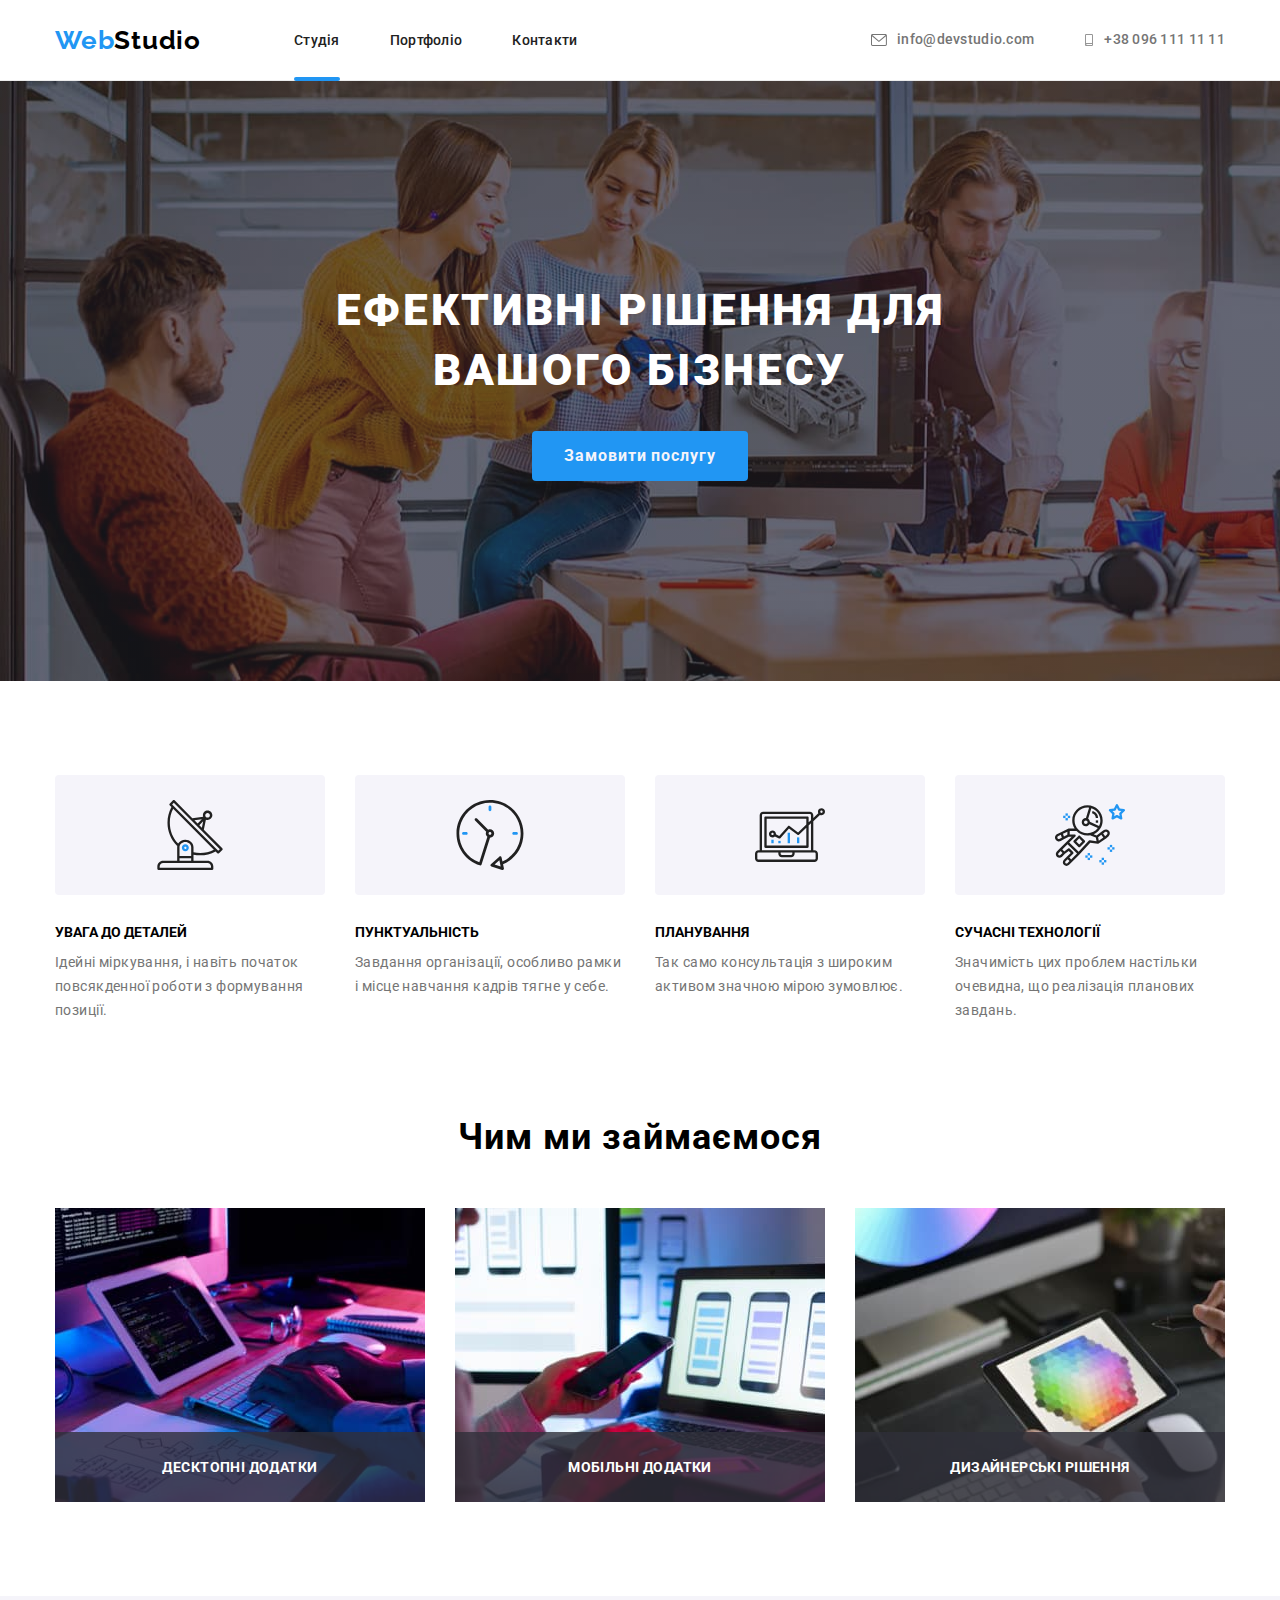
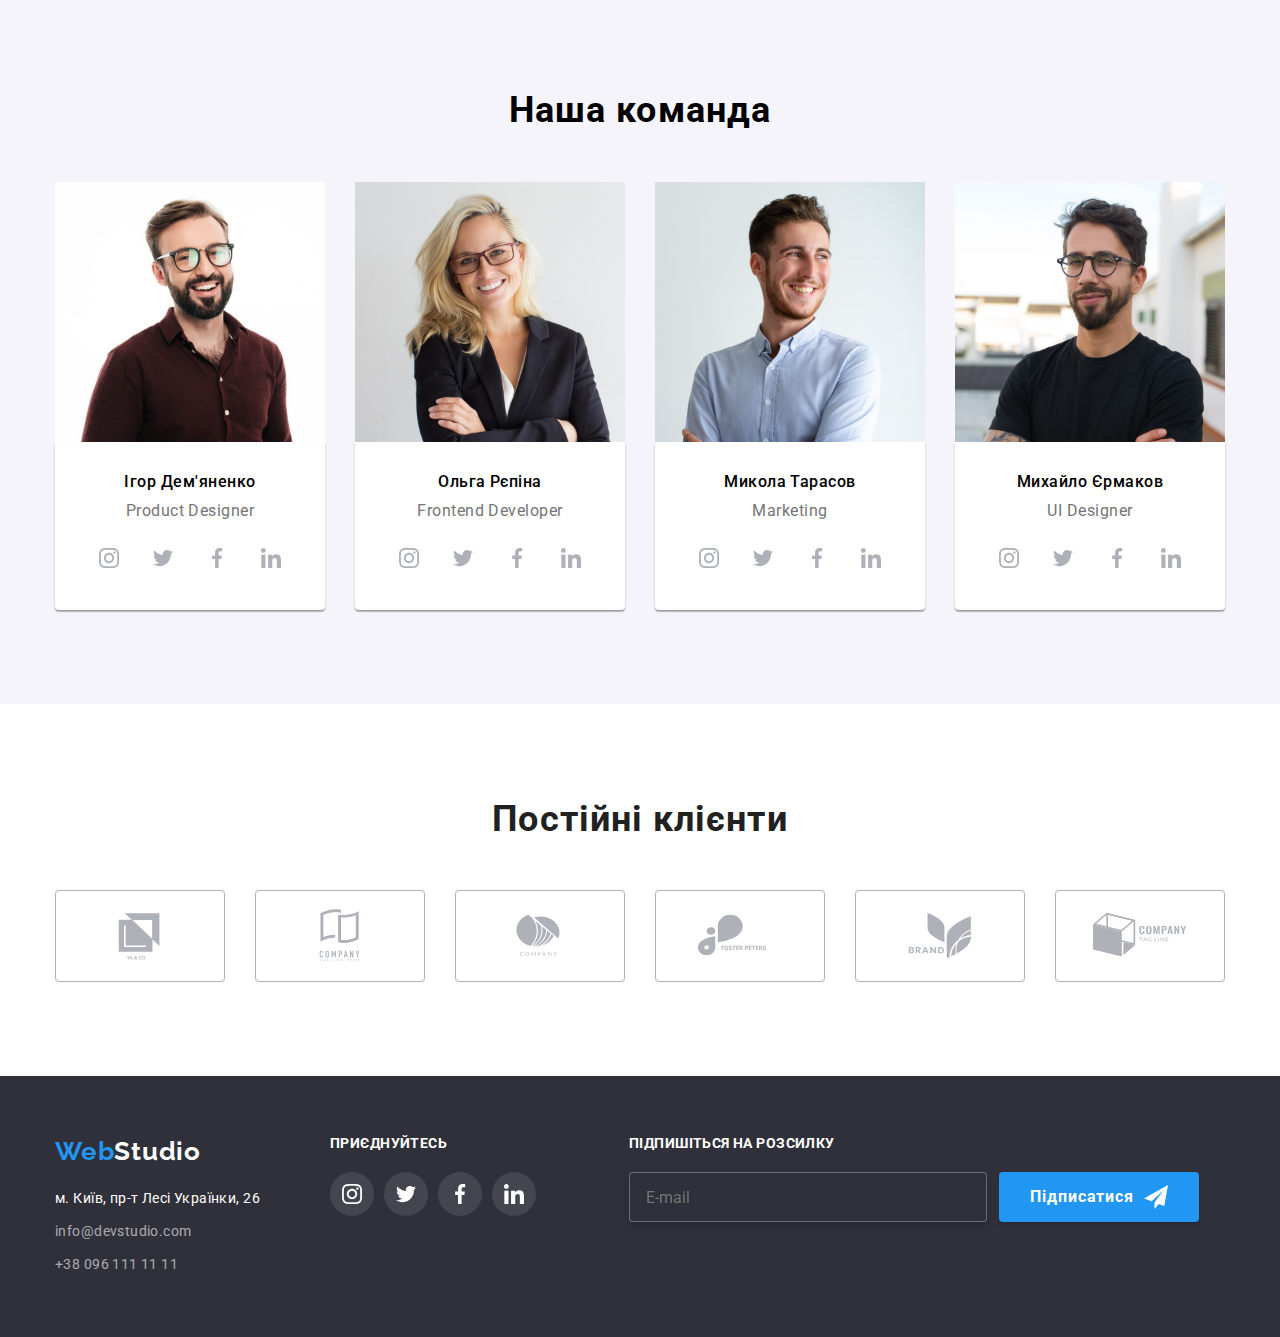
<file: index.html>
<!DOCTYPE html>
<html lang="en">
  <head>
    <meta charset="UTF-8" />
    <meta http-equiv="X-UA-Compatible" content="IE=edge" />
    <meta name="viewport" content="width=device-width, initial-scale=1.0" />
    <title>WebStudio</title>
    <link
      
      href="https://cdnjs.cloudflare.com/ajax/libs/modern-normalize/1.1.0/modern-normalize.min.css"
       rel="stylesheet"
      />
    <!-- <link
      href="https://fonts.googleapis.com/css2?family=Playfair+Display&family=Raleway:wght@700&family=Roboto:wght@400;500;700;900&display=swap"
      rel="stylesheet"
    /> -->
    <link rel="stylesheet" href="./css/main.min.css">
  
  </head>
  <body>
    <!-- шапка -->
    <header class="header">
      <div class="container">
        <nav class="nav">
          <a href="/" class="logo"
            ><span class="logo__color">Web</span>Studio
          </a>
          <ul class="nav__list">
            <li class="nav__item">
              <a href="./index.html" class="nav__link nav__link-active">Студія</a>
            </li>
            <li class="nav__item">
              <a href="./peges/portfolio.html" class="nav__link">Портфоліо</a>
            </li>
            <li class="nav__item">
              <a href="#contacts" class="nav__link">Контакти</a>
            </li>
          </ul>
        </nav>
        <ul class="contacts">
          <li class="contacts__item">
            <a href="mailto:info@devstudio.com" class="contacts__link">
              <svg class="contacts__icon" width="16" height="12">
                <use href="./images/symbol-defs.svg#icon-envelope"></use>
              </svg>
              <span class="contacts__text">info@devstudio.com</span>
            </a>
          </li>
          <li class="contacts__item">
            <a href="tel:+380961111111" class="contacts__link">
              <svg class="contacts__icon" width="10" height="12">
                <use href="./images/symbol-defs.svg#icon-smartphone"></use>
              </svg>
              <span class="contacts__text">+38 096 111 11 11</span>
            </a>
          </li>
        </ul>
      </div>
    </header>
    <!-- основной контент -->
    <main>
      <!-- секция герой -->
      <section class="hero">
        <div class="container">
          <h1 class="hero__title">Ефективні рішення для вашого бізнесу</h1>
          <button type="button" class="hero__button" data-modal-open>
            Замовити послугу
          </button>
        </div>
      </section>
      <!-- почему мы -->
      <section class="benefits">
        <div class="container">
          <h2 class="benefits__uptitle visually-hidden">Почему мы</h2>
          <ul class="benefits__list">
            <li class="benefits__item">
              <div class="benefits__icon">
                <svg class="icon__antenna" width="70" height="70">
                  <use href="./images/symbol-defs.svg#icon-antenna"></use>
                </svg>
              </div>
              <h3 class="benefits__title">УВАГА ДО ДЕТАЛЕЙ</h3>
              <p class="benefits__description">
                Ідейні міркування, і навіть початок повсякденної роботи з
                формування позиції.
              </p>
            </li>
            <li class="benefits__item">
              <div class="benefits__icon">
                <svg class="icon__clock" width="70" height="70">
                  <use href="./images/symbol-defs.svg#icon-clock"></use>
                </svg>
              </div>
              <h3 class="benefits__title">ПУНКТУАЛЬНІСТЬ</h3>
              <p class="benefits__description">
                Завдання організації, особливо рамки і місце навчання кадрів
                тягне у себе.
              </p>
            </li>
            <li class="benefits__item">
              <div class="benefits__icon">
                <svg class="icon__diagram" width="70" height="70">
                  <use href="./images/symbol-defs.svg#icon-diagram"></use>
                </svg>
              </div>
              <h3 class="benefits__title">ПЛАНУВАННЯ</h3>
              <p class="benefits__description">
                Так само консультація з широким активом значною мірою зумовлює.
              </p>
            </li>
            <li class="benefits__item">
              <div class="benefits__icon">
                <svg class="icon__astronaut" width="70" height="70">
                  <use href="./images/symbol-defs.svg#icon-astronaut"></use>
                </svg>
              </div>
              <h3 class="benefits__title">СУЧАСНІ ТЕХНОЛОГІЇ</h3>
              <p class="benefits__description">
                Значимість цих проблем настільки очевидна, що реалізація
                планових завдань.
              </p>
            </li>
          </ul>
        </div>
      </section>
      <!-- чем мы занимаемся -->
      <section class="work">
        <div class="container">
          <h2 class="work__title">Чим ми займаємося</h2>
          <ul class="work__list">
            <li class="work__item">
              <div class="work__text__posicion">
                <h3 class="work__text">Десктопні додатки</h3>
              </div>
              <img
                src="./images/tablet.jpg"
                alt="планшетные решения"
                width="370"
              />
            </li>
            <li class="work__item">
              <div class="work__text__posicion">
                <h3 class="work__text">Мобільні додатки</h3>
              </div>
              <img
                src="./images/mobile.jpg"
                alt="мобильные решения"
                width="370"
              />
            </li>
            <li class="work__item">
              <div class="work__text__posicion">
                <h3 class="work__text">Дизайнерські рішення</h3>
              </div>
              <img
                src="./images/design.jpg"
                alt="дизайнерские решения"
                width="370"
              />
            </li>
          </ul>
        </div>
      </section>
      <!-- наша команда -->
      <section class="team">
        <div class="container">
          <h2 class="team__title">Наша команда</h2>
          <ul class="team__list">
            <li class="team__item">
              <img
                src="./images/product-designer.jpg"
                alt="product-designer"
                width="270"
              />
              <div class="team__card">
                <h3 class="team__name">Ігор Дем'яненко</h3>
                <p class="team__function">Product Designer</p>
                <ul class="social">
                  <li class="social__item">
                    <a href="#" class="social__link">
                      <svg class="social__icon" width="20" height="20">
                        <use
                          href="./images/symbol-defs.svg#icon-instagram"
                        ></use>
                      </svg>
                    </a>
                  </li>
                  <li class="social__item">
                    <a href="#" class="social__link">
                      <svg class="social__icon" width="20" height="20">
                        <use href="./images/symbol-defs.svg#icon-twitter"></use>
                      </svg>
                    </a>
                  </li>
                  <li class="social__item">
                    <a href="#" class="social__link">
                      <svg class="social__icon" width="20" height="20">
                        <use
                          href="./images/symbol-defs.svg#icon-facebook"
                        ></use>
                      </svg>
                    </a>
                  </li>
                  <li class="social__item">
                    <a href="#" class="social__link">
                      <svg class="social__icon" width="20" height="20">
                        <use
                          href="./images/symbol-defs.svg#icon-linkedin"
                        ></use>
                      </svg>
                    </a>
                  </li>
                </ul>
              </div>
            </li>
            <li class="team__item">
              <img
                src="./images/frontend-developer.jpg"
                alt="frontend-developer"
                width="270"
              />
              <div class="team__card">
                <h3 class="team__name">Ольга Рєпіна</h3>
                <p class="team__function">Frontend Developer</p>
                <ul class="social">
                  <li class="social__item">
                    <a href="#" class="social__link"
                      ><svg class="social__icon" width="20" height="20">
                        <use
                          href="./images/symbol-defs.svg#icon-instagram"
                        ></use>
                      </svg>
                    </a>
                  </li>
                  <li class="social__item">
                    <a href="#" class="social__link"
                      ><svg class="social__icon" width="20" height="20">
                        <use href="./images/symbol-defs.svg#icon-twitter"></use>
                      </svg>
                    </a>
                  </li>
                  <li class="social__item">
                    <a href="#" class="social__link"
                      ><svg class="social__icon" width="20" height="20">
                        <use
                          href="./images/symbol-defs.svg#icon-facebook"
                        ></use>
                      </svg>
                    </a>
                  </li>
                  <li class="social__item">
                    <a href="#" class="social__link"
                      ><svg class="social__icon" width="20" height="20">
                        <use
                          href="./images/symbol-defs.svg#icon-linkedin"
                        ></use>
                      </svg>
                    </a>
                  </li>
                </ul>
              </div>
            </li>
            <li class="team__item">
              <img src="./images/marketing.jpg" alt="marketing" width="270" />
              <div class="team__card">
                <h3 class="team__name">Микола Тарасов</h3>
                <p class="team__function">Marketing</p>
                <ul class="social">
                  <li class="social__item">
                    <a href="#" class="social__link"
                      ><svg class="social__icon" width="20" height="20">
                        <use
                          href="./images/symbol-defs.svg#icon-instagram"
                        ></use>
                      </svg>
                    </a>
                  </li>
                  <li class="social__item">
                    <a href="#" class="social__link"
                      ><svg class="social__icon" width="20" height="20">
                        <use href="./images/symbol-defs.svg#icon-twitter"></use>
                      </svg>
                    </a>
                  </li>
                  <li class="social__item">
                    <a href="#" class="social__link"
                      ><svg class="social__icon" width="20" height="20">
                        <use
                          href="./images/symbol-defs.svg#icon-facebook"
                        ></use>
                      </svg>
                    </a>
                  </li>
                  <li class="social__item">
                    <a href="#" class="social__link"
                      ><svg class="social__icon" width="20" height="20">
                        <use
                          href="./images/symbol-defs.svg#icon-linkedin"
                        ></use>
                      </svg>
                    </a>
                  </li>
                </ul>
              </div>
            </li>
            <li class="team__item">
              <img
                src="./images/ui-designer.jpg"
                alt="ui-designer"
                width="270"
              />
              <div class="team__card">
                <h3 class="team__name">Михайло Єрмаков</h3>
                <p class="team__function">UI Designer</p>
                <ul class="social">
                  <li class="social__item">
                    <a href="#" class="social__link"
                      ><svg class="social__icon" width="20" height="20">
                        <use
                          href="./images/symbol-defs.svg#icon-instagram"
                        ></use>
                      </svg>
                    </a>
                  </li>
                  <li class="social__item">
                    <a href="#" class="social__link"
                      ><svg class="social__icon" width="20" height="20">
                        <use href="./images/symbol-defs.svg#icon-twitter"></use>
                      </svg>
                    </a>
                  </li>
                  <li class="social__item">
                    <a href="#" class="social__link"
                      ><svg class="social__icon" width="20" height="20">
                        <use
                          href="./images/symbol-defs.svg#icon-facebook"
                        ></use>
                      </svg>
                    </a>
                  </li>
                  <li class="social__item">
                    <a href="#" class="social__link"
                      ><svg class="social__icon" width="20" height="20">
                        <use
                          href="./images/symbol-defs.svg#icon-linkedin"
                        ></use>
                      </svg>
                    </a>
                  </li>
                </ul>
              </div>
            </li>
          </ul>
        </div>

        <!-- наши клиенты -->
      </section>
      <section class="clients">
        <div class="container">
          <h2 class="clients__title">Постійні клієнти</h2>
          <ul class="clients__list">
            <li class="clients__item">
              <a href="#" class="clients__link">
                <svg class="clients__icon">
                  <use href="./images/symbol-defs.svg#icon-Logo1"></use>
                </svg>
              </a>
            </li>
            <li class="clients__item">
              <a href="#" class="clients__link">
                <svg class="clients__icon">
                  <use href="./images/symbol-defs.svg#icon-Logo2"></use>
                </svg>
              </a>
            </li>
            <li class="clients__item">
              <a href="#" class="clients__link">
                <svg class="clients__icon">
                  <use href="./images/symbol-defs.svg#icon-Logo3"></use>
                </svg>
              </a>
            </li>
            <li class="clients__item">
              <a href="#" class="clients__link">
                <svg class="clients__icon">
                  <use href="./images/symbol-defs.svg#icon-Logo4"></use>
                </svg>
              </a>
            </li>
            <li class="clients__item">
              <a href="#" class="clients__link">
                <svg class="clients__icon">
                  <use href="./images/symbol-defs.svg#icon-Logo5"></use>
                </svg>
              </a>
            </li>
            <li class="clients__item">
              <a href="#" class="clients__link">
                <svg class="clients__icon">
                  <use href="./images/symbol-defs.svg#icon-Logo6"></use>
                </svg>
              </a>
            </li>
          </ul>
        </div>
      </section>
    </main>
    <!-- подвал -->
    <footer>
      <div class="container">
        <div>
          <a href="/" class="logo__footer"
            ><span class="web__color">Web</span>Studio
          </a>
          <address class="footer-nav">
            <a
              href="https://www.google.com/maps/place/%D0%B1%D1%83%D0%BB.+%D0%9B%D0%B5%D1%81%D0%B8+%D0%A3%D0%BA%D1%80%D0%B0%D0%B8%D0%BD%D0%BA%D0%B8,+26,+%D0%9A%D0%B8%D0%B5%D0%B2,+02000/@50.4265807,30.5383858,17z/data=!3m1!4b1!4m5!3m4!1s0x40d4cf0e033ecbe9:0x57a4dffefec77da0!8m2!3d50.4265807!4d30.5383858"
              target="_blank"
              rel="noopener noreferrer"
              class="footer-nav__address"
              >м. Київ, пр-т Лесі Українки, 26
            </a>

            <ul id="contacts">
              <li class="footer-nav__mailto">
                <a href="mailto:info@devstudio.com" class="footer-nav__contact"
                  >info@devstudio.com</a
                >
              </li>
              <li class="footer-nav-mailto">
                <a href="tel:+380961111111" class="footer-nav__contact"
                  >+38 096 111 11 11</a
                >
              </li>
            </ul>
          </address>
        </div>
        <div class="socials">
          <h3 class="socials__title">приєднуйтесь</h3>
          <ul class="socials__list">
            <li class="socials__item">
              <a href="#" class="socials__link"
                ><svg class="socials__icon" width="20" height="20">
                  <use href="./images/symbol-defs.svg#icon-instagram"></use>
                </svg>
              </a>
            </li>
            <li class="socials__item">
              <a href="#" class="socials__link"
                ><svg class="socials__icon" width="20" height="20">
                  <use href="./images/symbol-defs.svg#icon-twitter"></use>
                </svg>
              </a>
            </li>
            <li class="socials__item">
              <a href="#" class="socials__link"
                ><svg class="socials__icon" width="20" height="20">
                  <use href="./images/symbol-defs.svg#icon-facebook"></use>
                </svg>
              </a>
            </li>
            <li class="socials__item">
              <a href="#" class="socials__link"
                ><svg class="socials__icon" width="20" height="20">
                  <use href="./images/symbol-defs.svg#icon-linkedin"></use>
                </svg>
              </a>
            </li>
          </ul>
        </div>
        <div class="form">
          <h3 class="form__title">Підпишіться на розсилку</h3>
          <form class="form__block">
            <input class="form__input" type="text" placeholder="E-mail">
            <button class="form__button" type="submit">Підписатися 
              <svg class="form__send">
                <use href="./images/symbol-defs.svg#footer-send">
                </use>
              </svg>
            </button>
          </form>
        </div>
      </div>
    </footer>

    <!-- модальное окно -->
    <div class="backdrop is-hidden" data-modal>
      <div class="modal">
        <p class="modal__description">Залиште свої дані, ми вам передзвонимо</p>
        <form class="modal__form">
          <div class="modal__field">
            <label class="modal__obiect" for="user-name">Ім'я</label>
            <input
              class="modal__input"
              type="text"
              name="user-name"
              id="user-name"
            />
            <svg class="modal__icon" width="18" height="18">
                    <use href="./images/symbol-defs.svg#modal-user">
                    </use>
                  </svg>
          </div>

          <div class="modal__field">
            <label class="modal__obiect" for="tel">Телефон</label>
            <input class="modal__input" type="tel" name="tel" id="tel" />
            <svg class="modal__icon" width="18" height="18">
                    <use href="./images/symbol-defs.svg#modal-tel">
                    </use>
                  </svg>
          </div>

          <div class="modal__field">
            <label class="modal__obiect" for="email">Пошта</label>
            <input class="modal__input" type="text" name="email" id="email" />
            <svg class="modal__icon" width="18" height="18">
                    <use href="./images/symbol-defs.svg#modal-email">
                    </use>
                  </svg>
          </div>
          <label class="modal__obiect"for="coment">Коментар</label>
          <textarea 
            class="modal__textarea"
            name="feedback"
            placeholder="Введіть текст" id="coment"
          ></textarea>
          <div class="modal__agreement">
            <label class="modal__label" for="user-check"> 
               <input class="modal__checkbox visually-hidden "  type="checkbox" name="user-check" id="user-check"/>
               <span class="modal__check">  
                  <svg class="modal__ico" width="11" height="8">
                   <use href="./images/symbol-defs.svg#modal-check"></use>
                  </svg>
                </span>
              <span> Погоджуюся з розсилкою та приймаю
              </span>
            </label>
            <a class="modal__text" href="#">Умови договору</a>
          </div>
          <button class="modal__button" type="submit">Отправить</button>
        </form>
        <button class="modal__close" data-modal-close>
          <svg class="modal__close-icon" width="18" height="18">
            <use href="./images/symbol-defs.svg#icon-close"></use>
          </svg>
        </button>
      </div>
    </div>
    <script src="./js/modal.js"></script>
  </body>
</html>
</file>
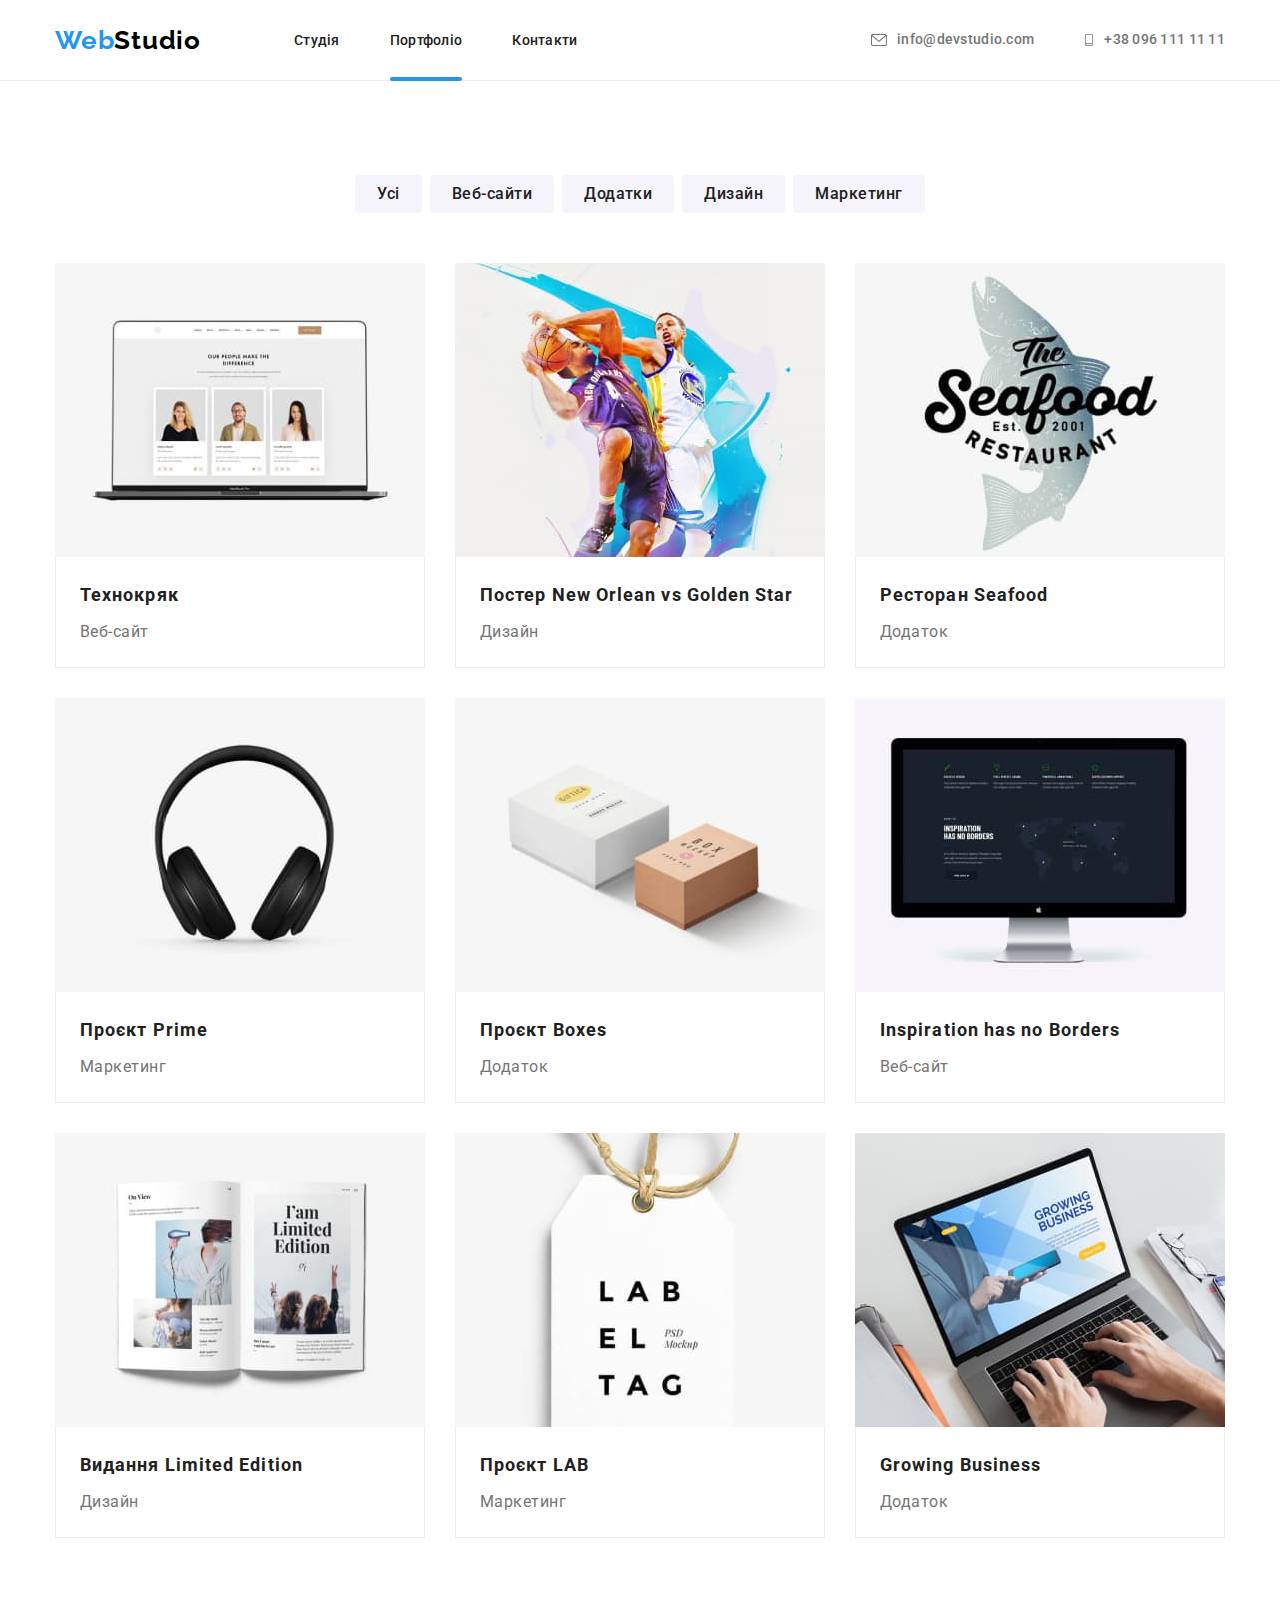
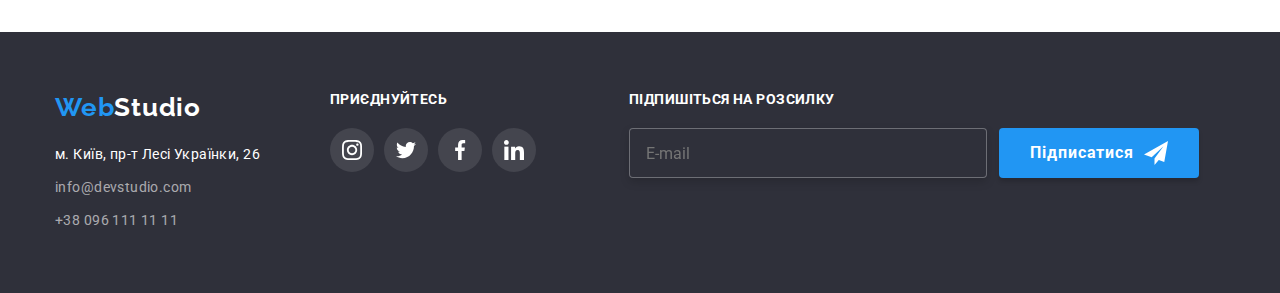
<file: peges/portfolio.html>
<!DOCTYPE html>
<html lang="en">
  <head>
    <meta charset="UTF-8" />
    <meta http-equiv="X-UA-Compatible" content="IE=edge" />
    <meta name="viewport" content="width=device-width, initial-scale=1.0" />
    <title>portfolio</title>
    <link
      href="https://cdnjs.cloudflare.com/ajax/libs/modern-normalize/1.1.0/modern-normalize.min.css"
      rel="stylesheet"
    />
    <link
      href="https://fonts.googleapis.com/css2?family=Playfair+Display&family=Raleway:wght@700&family=Roboto:wght@400;500;700;900&display=swap"
      rel="stylesheet"
    />
    <link rel="stylesheet" href="../css/portfolio.min.css" />
  </head>
  <body>
    <!-- шапка -->
    <header class="header">
      <div class="container">
        <nav class="nav">
          <a href="/" class="logo"
            ><span class="logo__color">Web</span>Studio
          </a>
          <ul class="nav__list">
            <li class="nav__item">
              <a href="../index.html" class="nav__link">Студія</a>
            </li>
            <li class="nav__item">
              <a
                href="../peges/portfolio.html"
                class="nav__link nav__link-active"
                >Портфоліо</a
              >
            </li>
            <li class="nav__item">
              <a href="#contacts" class="nav__link">Контакти</a>
            </li>
          </ul>
        </nav>
        <ul class="contacts">
          <li class="contacts__item">
            <a href="mailto:info@devstudio.com" class="contacts__link">
              <svg class="contacts__icon" width="16" height="12">
                <use href="../images/symbol-defs.svg#icon-envelope"></use>
              </svg>
              <span class="contacts__text">info@devstudio.com</span>
            </a>
          </li>
          <li class="contacts__item">
            <a href="tel:+380961111111" class="contacts__link">
              <svg class="contacts__icon" width="10" height="12">
                <use href="../images/symbol-defs.svg#icon-smartphone"></use>
              </svg>
              <span class="contacts__text">+38 096 111 11 11</span>
            </a>
          </li>
        </ul>
      </div>
    </header>
    <!--основной контент-->
    <main class="portfolio">
      <div class="container">
        <h2 hidden>навигационные кнопки</h2>
        <ul class="services">
          <li class="services__item">
            <button type="button" class="services__button">Усі</button>
          </li>
          <li class="services__item">
            <button type="button" class="services__button">Веб-сайти</button>
          </li>
          <li class="services__item">
            <button type="button" class="services__button">Додатки</button>
          </li>
          <li class="services__item">
            <button type="button" class="services__button">Дизайн</button>
          </li>
          <li class="services__item">
            <button type="button" class="services__button">Маркетинг</button>
          </li>
        </ul>
        <ul class="collage">
          <li class="collage__item">
            <a class="collage__link" href="#">
              <div class="collage__wrap">
                <img
                  src="../images/portfolio/kard1.jpg"
                  alt="ноутбук"
                  width="370"
                />
                <p class="collage__text">
                  Ресурс пропонує комплексні пропозиції з різним рівнем
                  функціоналу та сервісів. Все це дозволить відвідувачу отримати
                  вичерпні відомості про компанію чи приватну особу.
                </p>
              </div>
              <div class="collage__frame">
                <h3 class="collage__title">Технокряк</h3>
                <p class="collage__description">Веб-сайт</p>
              </div>
            </a>
          </li>
          <li class="collage__item">
            <a class="collage__link" href="#">
              <div class="collage__wrap">
                <img
                  src="../images/portfolio/kard2.jpg"
                  alt="игра в баскетбол"
                  width="370"
                />
                <p class="collage__text">
                  Ресурс пропонує комплексні пропозиції з різним рівнем
                  функціоналу та сервісів. Все це дозволить відвідувачу отримати
                  вичерпні відомості про компанію чи приватну особу.
                </p>
              </div>

              <div class="collage__frame">
                <h3 class="collage__title">Постер New Orlean vs Golden Star</h3>
                <p class="collage__description">Дизайн</p>
              </div>
            </a>
          </li>
          <li class="collage__item">
            <a class="collage__link" href="#">
              <div class="collage__wrap">
                <img
                  src="../images/portfolio/kard3.jpg"
                  alt="Ресторан Seafood"
                  width="370"
                />
                <p class="collage__text">
                  Ресурс пропонує комплексні пропозиції з різним рівнем
                  функціоналу та сервісів. Все це дозволить відвідувачу отримати
                  вичерпні відомості про компанію чи приватну особу.
                </p>
              </div>
            </a>
            <div class="collage__frame">
              <h3 class="collage__title">Ресторан Seafood</h3>
              <p class="collage__description">Додаток</p>
            </div>
          </li>
          <li class="collage__item">
            <a class="collage__link" href="#">
              <div class="collage__wrap">
                <img
                  src="../images/portfolio/kard4.jpg"
                  alt="наушники"
                  width="370"
                />
                <p class="collage__text">
                  Ресурс пропонує комплексні пропозиції з різним рівнем
                  функціоналу та сервісів. Все це дозволить відвідувачу отримати
                  вичерпні відомості про компанію чи приватну особу.
                </p>
              </div>
            </a>
            <div class="collage__frame">
              <h3 class="collage__title">Проєкт Prime</h3>
              <p class="collage__description">Маркетинг</p>
            </div>
          </li>
          <li class="collage__item">
            <a class="collage__link" href="#">
              <div class="collage__wrap">
                <img
                  src="../images/portfolio/kard5.jpg"
                  alt="коробки"
                  width="370"
                />
                <p class="collage__text">
                  Ресурс пропонує комплексні пропозиції з різним рівнем
                  функціоналу та сервісів. Все це дозволить відвідувачу отримати
                  вичерпні відомості про компанію чи приватну особу.
                </p>
              </div>
            </a>

            <div class="collage__frame">
              <h3 class="collage__title">Проєкт Boxes</h3>
              <p class="collage__description">Додаток</p>
            </div>
          </li>
          <li class="collage__item">
            <a class="collage__link" href="#">
              <div class="collage__wrap">
                <img
                  src="../images/portfolio/kard6.jpg"
                  alt="монитор"
                  width="370"
                />
                <p class="collage__text">
                  Ресурс пропонує комплексні пропозиції з різним рівнем
                  функціоналу та сервісів. Все це дозволить відвідувачу отримати
                  вичерпні відомості про компанію чи приватну особу.
                </p>
              </div>
            </a>

            <div class="collage__frame">
              <h3 class="collage__title">Inspiration has no Borders</h3>
              <p class="collage__description">Веб-сайт</p>
            </div>
          </li>
          <li class="collage__item">
            <a class="collage__link" href="#">
              <div class="collage__wrap">
                <img
                  src="../images/portfolio/kard7.jpg"
                  alt="книга"
                  width="370"
                />
                <p class="collage__text">
                  Ресурс пропонує комплексні пропозиції з різним рівнем
                  функціоналу та сервісів. Все це дозволить відвідувачу отримати
                  вичерпні відомості про компанію чи приватну особу.
                </p>
              </div>
            </a>

            <div class="collage__frame">
              <h3 class="collage__title">Видання Limited Edition</h3>
              <p class="collage__description">Дизайн</p>
            </div>
          </li>
          <li class="collage__item">
            <a class="collage__link" href="#">
              <div class="collage__wrap">
                <img
                  src="../images/portfolio/kard8.jpg"
                  alt="бирка"
                  width="370"
                />
                <p class="collage__text">
                  Ресурс пропонує комплексні пропозиції з різним рівнем
                  функціоналу та сервісів. Все це дозволить відвідувачу отримати
                  вичерпні відомості про компанію чи приватну особу.
                </p>
              </div>
            </a>

            <div class="collage__frame">
              <h3 class="collage__title">Проєкт LAB</h3>
              <p class="collage__description">Маркетинг</p>
            </div>
          </li>
          <li class="collage__item">
            <a class="collage__link" href="#">
              <div class="collage__wrap">
                <img
                  src="../images/portfolio/kard9.jpg"
                  alt="работа за ноутбуком"
                  width="370"
                />
                <p class="collage__text">
                  Ресурс пропонує комплексні пропозиції з різним рівнем
                  функціоналу та сервісів. Все це дозволить відвідувачу отримати
                  вичерпні відомості про компанію чи приватну особу.
                </p>
              </div>
            </a>
            <div class="collage__frame">
              <h3 class="collage__title">Growing Business</h3>
              <p class="collage__description">Додаток</p>
            </div>
          </li>
        </ul>
      </div>
    </main>
    <!-- футер -->
    <footer>
      <div class="container">
        <div>
          <a href="/" class="logo__footer"
            ><span class="web__color">Web</span>Studio
          </a>
          <address class="footer-nav">
            <a
              href="https://www.google.com/maps/place/%D0%B1%D1%83%D0%BB.+%D0%9B%D0%B5%D1%81%D0%B8+%D0%A3%D0%BA%D1%80%D0%B0%D0%B8%D0%BD%D0%BA%D0%B8,+26,+%D0%9A%D0%B8%D0%B5%D0%B2,+02000/@50.4265807,30.5383858,17z/data=!3m1!4b1!4m5!3m4!1s0x40d4cf0e033ecbe9:0x57a4dffefec77da0!8m2!3d50.4265807!4d30.5383858"
              target="_blank"
              rel="noopener noreferrer"
              class="footer-nav__address"
              >м. Київ, пр-т Лесі Українки, 26
            </a>

            <ul id="contacts">
              <li class="footer-nav__mailto">
                <a href="mailto:info@devstudio.com" class="footer-nav__contact"
                  >info@devstudio.com</a
                >
              </li>
              <li class="footer-nav-mailto">
                <a href="tel:+380961111111" class="footer-nav__contact"
                  >+38 096 111 11 11</a
                >
              </li>
            </ul>
          </address>
        </div>
        <div class="socials">
          <h3 class="socials__title">приєднуйтесь</h3>
          <ul class="socials__list">
            <li class="socials__item">
              <a href="#" class="socials__link"
                ><svg class="socials__icon" width="20" height="20">
                  <use href="../images/symbol-defs.svg#icon-instagram"></use>
                </svg>
              </a>
            </li>
            <li class="socials__item">
              <a href="#" class="socials__link"
                ><svg class="socials__icon" width="20" height="20">
                  <use href="../images/symbol-defs.svg#icon-twitter"></use>
                </svg>
              </a>
            </li>
            <li class="socials__item">
              <a href="#" class="socials__link"
                ><svg class="socials__icon" width="20" height="20">
                  <use href="../images/symbol-defs.svg#icon-facebook"></use>
                </svg>
              </a>
            </li>
            <li class="socials__item">
              <a href="#" class="socials__link"
                ><svg class="socials__icon" width="20" height="20">
                  <use href="../images/symbol-defs.svg#icon-linkedin"></use>
                </svg>
              </a>
            </li>
          </ul>
        </div>
        <div class="form">
          <h3 class="form__title">Підпишіться на розсилку</h3>
          <form class="form__block">
            <input class="form__input" type="text" placeholder="E-mail" />
            <button class="form__button" type="submit">
              Підписатися
              <svg class="form__send">
                <use href="../images/symbol-defs.svg#footer-send"></use>
              </svg>
            </button>
          </form>
        </div>
      </div>
    </footer>
  </body>
</html>
</file>
<file: css/main.min.css>
@import"https://fonts.googleapis.com/css2?family=Playfair+Display&family=Raleway:wght@700&family=Roboto:wght@400;500;700;900&display=swap";@import"https://fonts.googleapis.com/css2?family=Playfair+Display&family=Raleway:wght@700&family=Roboto:wght@400;500;700;900&display=swap";body{font-family:"Roboto";color:var(--body-text-color)}ul{list-style:none}a{text-decoration:none}h1,h2,h3,p,ul{margin:0;padding:0}img{display:block}.container{max-width:1200px;margin-right:auto;margin-left:auto;padding-right:15px;padding-left:15px}.visually-hidden{position:absolute;white-space:nowrap;width:1px;height:1px;overflow:hidden;border:0;padding:0;clip:rect(0 0 0 0);-webkit-clip-path:inset(50%);clip-path:inset(50%);margin:-1px}.header .container{display:flex;height:80px;align-items:center;justify-content:center}.header{border-bottom:1px solid #ececec}.nav{display:flex}.nav__list{display:flex;align-items:center;margin-left:93px}.nav__item{margin-right:50px}.nav__item:last-child{margin-right:0}.nav__link{font-weight:500;font-size:14px;line-height:1.14;letter-spacing:.02em;color:#212121;transition:color 250ms cubic-bezier(0.4, 0, 0.2, 1);position:relative;cursor:pointer}.nav__link-active::after{content:"";position:absolute;width:100%;height:4px;top:45px;left:0;background-color:#2196f3;border-radius:2px;display:flex;align-items:center;justify-content:center}.nav__link:hover,.nav__link:focus{color:#2196f3}.logo{font-family:"Raleway";font-weight:700;font-size:26px;line-height:1.19;letter-spacing:.03em;color:#000}.logo__color{color:#2196f3}.contacts{display:flex;align-items:center;margin-left:auto}.contacts__icon{margin-right:10px;fill:currentColor}.contacts__item{display:flex;align-items:center}.contacts__item:first-child{margin-right:50px}.contacts__link{display:flex;align-items:center;color:#757575;transition:color 250ms cubic-bezier(0.4, 0, 0.2, 1)}.contacts__link:hover,.contacts__link:focus{color:#2196f3}.contacts__text{font-weight:500;font-size:14px;line-height:1.14;letter-spacing:.02em}.hero{text-align:center;padding-top:200px;padding-bottom:200px;background-image:linear-gradient(rgba(47, 48, 58, 0.4), rgba(47, 48, 58, 0.4)),url("../images/hero-logo.jpg")}.hero__title{max-width:696px;margin:0 auto;font-weight:900;font-size:44px;line-height:1.36;text-align:center;letter-spacing:.06em;text-transform:uppercase;margin-bottom:30px;color:#fff}.hero__button{font-family:"Roboto";font-weight:700;font-size:16px;line-height:1.88;letter-spacing:.06em;border:none;border-radius:4px;background-color:#2196f3;color:#f5f4fa;padding:10px 32px;transition:background-color 250ms cubic-bezier(0.4, 0, 0.2, 1);cursor:pointer}.hero__button:hover,.hero__button:focus{background-color:#2196f3}.benefits{padding-top:94px;padding-bottom:94px}.benefits__icon{max-width:270px;height:120px;display:flex;align-items:center;justify-content:center;margin-bottom:30px;background:#f5f4fa;border-radius:4px}.benefits__uptitle{display:none}.benefits__list{display:flex}.benefits__item{max-width:270px;margin-right:30px}.benefits__item:last-child{margin-right:0}.benefits__title{font-weight:700;font-size:14px;line-height:1.14;margin-bottom:10px}.benefits__description{font-size:14px;line-height:1.71;letter-spacing:.03em;color:#757575}.work{padding-bottom:94px}.work__title{font-weight:700;font-size:36px;line-height:1.16;text-align:center;letter-spacing:.03em;margin-bottom:50px}.work__list{display:flex}.work__text__posicion{position:absolute;left:0;bottom:0;width:100%;height:70px;background:rgba(47,48,58,.8);display:flex;align-items:center;justify-content:center}.work__text{font-size:14px;line-height:16px;text-align:center;letter-spacing:.03em;text-transform:uppercase;color:#fff}.work__item{margin-right:30px;position:relative}.work__item:last-child{margin-right:0}.team{padding-top:94px;padding-bottom:94px;background-color:#f5f4fa}.team__title{font-weight:700;font-size:36px;line-height:1.16;text-align:center;letter-spacing:.03em;margin-bottom:50px}.team__list{display:flex}.team__item{margin-right:30px;background-color:#fff;width:270px}.team__item:last-child{margin-right:0}.team__card{padding-top:30px;padding-bottom:30px;box-shadow:0px 1px 3px rgba(0,0,0,.12),0px 1px 1px rgba(0,0,0,.14),0px 2px 1px rgba(0,0,0,.2);border-radius:0px 0px 4px 4px}.team__name{font-weight:500;font-size:16px;line-height:1.19;text-align:center;letter-spacing:.03em;padding-bottom:10px}.team__function{font-size:16px;line-height:1.19;text-align:center;letter-spacing:.03em;color:#757575}.social{display:flex;align-items:center;justify-content:center;margin-top:16px}.social__item{margin-right:10px}.social__item:last-child{margin-right:0}.social__link{display:flex;align-items:center;justify-content:center;padding:12px;border-radius:50%;fill:#afb1b8;transition:background-color 250ms cubic-bezier(0.4, 0, 0.2, 1),fill 250ms cubic-bezier(0.4, 0, 0.2, 1)}.social__link:hover,.social__link:focus{background-color:#2196f3;fill:#fff}.social__icon:hover,.social__icon:focus{fill:#fff}.clients{padding-top:94px;padding-bottom:94px;text-align:center}.clients__list{display:flex;justify-content:center}.clients__title{font-weight:700;font-size:36px;line-height:42px;text-align:center;letter-spacing:.03em;color:#212121;margin-bottom:50px}.clients__link{display:flex;align-items:center;justify-content:center;width:170px;height:92px;border:1px solid #afb1b8;border-radius:4px;fill:#afb1b8;transition:border-color 250ms cubic-bezier(0.4, 0, 0.2, 1),fill 250ms cubic-bezier(0.4, 0, 0.2, 1);cursor:pointer}.clients__item{margin-right:30px}.clients__item:last-child{margin-right:0}.clients__link:hover,.clients__link:focus{border-color:#2196f3;fill:#2196f3}.clients__icon{width:106px;height:60px}footer{background-color:#2f303a;padding-top:60px;padding-bottom:60px}footer .container{display:flex}.logo__footer{font-family:"Raleway";font-weight:700;font-size:26px;line-height:1.19;letter-spacing:.03em;color:#fff}.web__color{color:#2196f3}.footer-nav{margin-top:20px}.footer-nav__mailto{margin-top:9px;margin-bottom:9px}.footer-nav__mailto:last-child{margin-bottom:0}.footer-nav__contact{font-size:14px;line-height:1.71;letter-spacing:.03em;font-style:normal;color:rgba(255,255,255,.6)}.footer-nav__address{font-size:14px;line-height:1.71;letter-spacing:.03em;font-style:normal;color:#fff}.socials{margin-left:70px}.socials__title{font-weight:700;font-size:14px;line-height:1.14;letter-spacing:.03em;text-transform:uppercase;color:#fff;margin-bottom:20px}.socials__list{display:flex}.socials__item{margin-right:10px}.socials__item:last-child{margin-right:0}.socials__link{border-radius:50%;background-color:rgba(255,255,255,.1);padding:12px;display:flex;align-items:center;justify-content:center;fill:#fff;transition:background-color 250ms cubic-bezier(0.4, 0, 0.2, 1)}.socials__link:hover,.socials__link:focus{background-color:#2196f3;fill:#fff}.form{margin-left:93px}.form__block{display:flex}.form__title{font-weight:700;font-size:14px;line-height:1.14;letter-spacing:.03em;text-transform:uppercase;color:#fff;margin-bottom:20px}.form__input{margin-right:12px;padding-left:16px;width:358px;height:50px;border:1px solid rgba(255,255,255,.3);filter:drop-shadow(0px 4px 4px rgba(0, 0, 0, 0.15));border-radius:4px;background-color:#2f303a;color:#fff}.form__input:hover,.form__input:focus{border-color:#2196f3}.form__button{width:200px;height:50px;background-color:#2196f3;box-shadow:0px 4px 4px rgba(0,0,0,.15);border-radius:4px;border:none;font-weight:700;font-size:16px;line-height:1.87;letter-spacing:.06em;color:#fff;display:flex;align-items:center;justify-content:center}.form__send{width:24px;height:24px;background-color:#2196f3;fill:#fff;margin-left:10px}.backdrop.is-hidden{opacity:0;visibility:hidden;pointer-events:none}.backdrop.is-hidden .modal{transform:translate(-50%, -50%) scale(0.6)}.backdrop{position:fixed;top:0;left:0;width:100%;height:100%;opacity:1;visibility:visible;transition:opacity 250ms linear,visibility 250ms linear;background-color:rgba(0,0,0,.2)}.modal{position:absolute;top:50%;left:50%;transform:translate(-50%, -50%) scale(1);width:528px;height:581px;background-color:#fff;transition:transform 250ms linear;padding:40px;background-color:#fff;box-shadow:0px 1px 3px rgba(0,0,0,.12),0px 1px 1px rgba(0,0,0,.14),0px 2px 1px rgba(0,0,0,.2);border-radius:4px}.modal__description{font-weight:700;font-size:20px;line-height:23px;text-align:center;letter-spacing:.03em;color:#212121;display:flex;align-items:center;justify-content:center}.modal__form{display:flex;flex-direction:column;margin-top:12px}.modal__field{margin-bottom:10px;position:relative}.modal__obiect{display:block;margin-bottom:4px;font-size:12px;line-height:1.16;letter-spacing:.01em;color:#757575}.modal__obiect:nth-child(4){margin-bottom:0}.modal__input{width:100%;height:40px;padding:11px 12px 11px 42px;border:1px solid rgba(33,33,33,.2);border-radius:4px;outline:rgba(0,0,0,0);cursor:pointer;transition:border-color 250ms cubic-bezier(0.4, 0, 0.2, 1)}.modal__input:hover,.modal__input:focus{border-color:#2196f3}.modal__input:hover+.modal__icon,.modal__input:focus+.modal__icon{fill:#2196f3}.modal__textarea{display:block;margin-top:4px}.modal__icon{position:absolute;top:50%;left:12px;pointer-events:none;transition:border-color 250ms cubic-bezier(0.4, 0, 0.2, 1)}.modal__ico{opacity:0;fill:#fff}.modal__textarea{width:100%;height:120px;padding:11px 12px;border:1px solid rgba(33,33,33,.2);border-radius:4px;outline:rgba(0,0,0,0);margin-bottom:20px;resize:none;cursor:pointer;font-weight:400;font-size:12px;line-height:14px;letter-spacing:.01em;color:rgba(117,117,117,.5)}.modal__agreement{display:flex;align-items:center;justify-content:center;margin-bottom:30px}.modal__label{display:flex;align-items:center;font-size:14px;line-height:1.71;letter-spacing:.03em;color:#757575;margin-right:4px}.modal__checkbox:checked+.modal__check{background-color:#2196f3;border:none}.modal__checkbox:checked+.modal__check .modal__ico{opacity:1}.modal__text{-webkit-text-decoration-line:underline;text-decoration-line:underline;color:#2196f3}.modal__check{display:flex;align-items:center;justify-content:center;width:16px;height:15px;border:2px solid #212121;border-radius:3px;margin-left:12px;margin-right:8px}.modal__button{width:200px;height:50px;display:block;margin-right:auto;margin-left:auto;background-color:#188ce8;box-shadow:0px 4px 4px rgba(0,0,0,.15);border-radius:4px;border:none;align-items:center;text-align:center;letter-spacing:.06em;line-height:1.87;color:#fff;cursor:pointer}.modal__close-icon{fill:#212121;transition:fill 250ms cubic-bezier(0.4, 0, 0.2, 1)}.modal__close{position:absolute;width:30px;height:30px;right:8px;top:8px;border-radius:50%;background-color:#fff;border:1px solid rgba(0,0,0,.1);display:flex;align-items:center;justify-content:center;transition:border-color 250ms cubic-bezier(0.4, 0, 0.2, 1);cursor:pointer}.modal__close:hover{border-color:#2196f3}.modal__close:hover .modal__close{fill:#2196f3}body{font-family:"Roboto";color:var(--body-text-color)}ul{list-style:none}a{text-decoration:none}h1,h2,h3,p,ul{margin:0;padding:0}img{display:block}.container{max-width:1200px;margin-right:auto;margin-left:auto;padding-right:15px;padding-left:15px}.visually-hidden{position:absolute;white-space:nowrap;width:1px;height:1px;overflow:hidden;border:0;padding:0;clip:rect(0 0 0 0);-webkit-clip-path:inset(50%);clip-path:inset(50%);margin:-1px}.header .container{display:flex;height:80px;align-items:center;justify-content:center}.header{border-bottom:1px solid #ececec}.nav{display:flex}.nav__list{display:flex;align-items:center;margin-left:93px}.nav__item{margin-right:50px}.nav__item:last-child{margin-right:0}.nav__link{font-weight:500;font-size:14px;line-height:1.14;letter-spacing:.02em;color:#212121;transition:color 250ms cubic-bezier(0.4, 0, 0.2, 1);position:relative;cursor:pointer}.nav__link-active::after{content:"";position:absolute;width:100%;height:4px;top:45px;left:0;background-color:#2196f3;border-radius:2px;display:flex;align-items:center;justify-content:center}.nav__link:hover,.nav__link:focus{color:#2196f3}.logo{font-family:"Raleway";font-weight:700;font-size:26px;line-height:1.19;letter-spacing:.03em;color:#000}.logo__color{color:#2196f3}.contacts{display:flex;align-items:center;margin-left:auto}.contacts__icon{margin-right:10px;fill:currentColor}.contacts__item{display:flex;align-items:center}.contacts__item:first-child{margin-right:50px}.contacts__link{display:flex;align-items:center;color:#757575;transition:color 250ms cubic-bezier(0.4, 0, 0.2, 1)}.contacts__link:hover,.contacts__link:focus{color:#2196f3}.contacts__text{font-weight:500;font-size:14px;line-height:1.14;letter-spacing:.02em}.portfolio{padding-top:94px;padding-bottom:94px}.services{display:flex;justify-content:center;margin-bottom:50px}.services__item{margin-right:8px}.services__item:last-child{margin-right:0}.services__button{font-family:"Roboto";font-weight:500;font-size:16px;line-height:1.62;text-align:center;letter-spacing:.03em;color:#212121;background-color:#f5f4fa;border-radius:4px;border:none;cursor:pointer;padding:6px 22px;transition:color 250ms cubic-bezier(0.4, 0, 0.2, 1),background-color 250ms cubic-bezier(0.4, 0, 0.2, 1)}.services__button:hover,.services__button:focus{color:#fff;background-color:#2196f3;border-radius:4px}.collage{display:flex;flex-wrap:wrap;gap:30px}.collage__item{max-width:370px}.collage__item:hover,.collage__item:focus{box-shadow:0px 1px 1px rgba(0,0,0,.12),0px 4px 4px rgba(0,0,0,.06),1px 4px 6px rgba(0,0,0,.16)}.collage__link:hover .collage__text{transform:translateY(0)}.collage__wrap{position:relative;overflow:hidden}.collage__text{position:absolute;top:0;left:0;width:100%;height:100%;font-size:18px;line-height:1.56;letter-spacing:.03em;padding:24px;color:#fff;background-color:rgba(33,150,243,.9);display:flex;align-items:center;transform:translateY(100%);transition:transform 250ms cubic-bezier(0.4, 0, 0.2, 1)}.collage__frame{padding:20px 24px;border-left:1px solid #eee;border-right:1px solid #eee;border-bottom:1px solid #eee}.collage__title{font-weight:700;font-size:18px;line-height:2;letter-spacing:.06em;color:#212121}.collage__description{font-size:16px;line-height:1.88;letter-spacing:.03em;margin-top:4px;color:#757575}footer{background-color:#2f303a;padding-top:60px;padding-bottom:60px}footer .container{display:flex}.logo__footer{font-family:"Raleway";font-weight:700;font-size:26px;line-height:1.19;letter-spacing:.03em;color:#fff}.web__color{color:#2196f3}.footer-nav{margin-top:20px}.footer-nav__mailto{margin-top:9px;margin-bottom:9px}.footer-nav__mailto:last-child{margin-bottom:0}.footer-nav__contact{font-size:14px;line-height:1.71;letter-spacing:.03em;font-style:normal;color:rgba(255,255,255,.6)}.footer-nav__address{font-size:14px;line-height:1.71;letter-spacing:.03em;font-style:normal;color:#fff}.socials{margin-left:70px}.socials__title{font-weight:700;font-size:14px;line-height:1.14;letter-spacing:.03em;text-transform:uppercase;color:#fff;margin-bottom:20px}.socials__list{display:flex}.socials__item{margin-right:10px}.socials__item:last-child{margin-right:0}.socials__link{border-radius:50%;background-color:rgba(255,255,255,.1);padding:12px;display:flex;align-items:center;justify-content:center;fill:#fff;transition:background-color 250ms cubic-bezier(0.4, 0, 0.2, 1)}.socials__link:hover,.socials__link:focus{background-color:#2196f3;fill:#fff}.form{margin-left:93px}.form__block{display:flex}.form__title{font-weight:700;font-size:14px;line-height:1.14;letter-spacing:.03em;text-transform:uppercase;color:#fff;margin-bottom:20px}.form__input{margin-right:12px;padding-left:16px;width:358px;height:50px;border:1px solid rgba(255,255,255,.3);filter:drop-shadow(0px 4px 4px rgba(0, 0, 0, 0.15));border-radius:4px;background-color:#2f303a;color:#fff}.form__input:hover,.form__input:focus{border-color:#2196f3}.form__button{width:200px;height:50px;background-color:#2196f3;box-shadow:0px 4px 4px rgba(0,0,0,.15);border-radius:4px;border:none;font-weight:700;font-size:16px;line-height:1.87;letter-spacing:.06em;color:#fff;display:flex;align-items:center;justify-content:center}.form__send{width:24px;height:24px;background-color:#2196f3;fill:#fff;margin-left:10px}/*# sourceMappingURL=main.min.css.map */
</file>
<file: css/portfolio.min.css>
@import"https://fonts.googleapis.com/css2?family=Playfair+Display&family=Raleway:wght@700&family=Roboto:wght@400;500;700;900&display=swap";body{font-family:"Roboto";color:var(--body-text-color)}ul{list-style:none}a{text-decoration:none}h1,h2,h3,p,ul{margin:0;padding:0}img{display:block}.container{max-width:1200px;margin-right:auto;margin-left:auto;padding-right:15px;padding-left:15px}.visually-hidden{position:absolute;white-space:nowrap;width:1px;height:1px;overflow:hidden;border:0;padding:0;clip:rect(0 0 0 0);-webkit-clip-path:inset(50%);clip-path:inset(50%);margin:-1px}.header .container{display:flex;height:80px;align-items:center;justify-content:center}.header{border-bottom:1px solid #ececec}.nav{display:flex}.nav__list{display:flex;align-items:center;margin-left:93px}.nav__item{margin-right:50px}.nav__item:last-child{margin-right:0}.nav__link{font-weight:500;font-size:14px;line-height:1.14;letter-spacing:.02em;color:#212121;transition:color 250ms cubic-bezier(0.4, 0, 0.2, 1);position:relative;cursor:pointer}.nav__link-active::after{content:"";position:absolute;width:100%;height:4px;top:45px;left:0;background-color:#2196f3;border-radius:2px;display:flex;align-items:center;justify-content:center}.nav__link:hover,.nav__link:focus{color:#2196f3}.logo{font-family:"Raleway";font-weight:700;font-size:26px;line-height:1.19;letter-spacing:.03em;color:#000}.logo__color{color:#2196f3}.contacts{display:flex;align-items:center;margin-left:auto}.contacts__icon{margin-right:10px;fill:currentColor}.contacts__item{display:flex;align-items:center}.contacts__item:first-child{margin-right:50px}.contacts__link{display:flex;align-items:center;color:#757575;transition:color 250ms cubic-bezier(0.4, 0, 0.2, 1)}.contacts__link:hover,.contacts__link:focus{color:#2196f3}.contacts__text{font-weight:500;font-size:14px;line-height:1.14;letter-spacing:.02em}.portfolio{padding-top:94px;padding-bottom:94px}.services{display:flex;justify-content:center;margin-bottom:50px}.services__item{margin-right:8px}.services__item:last-child{margin-right:0}.services__button{font-family:"Roboto";font-weight:500;font-size:16px;line-height:1.62;text-align:center;letter-spacing:.03em;color:#212121;background-color:#f5f4fa;border-radius:4px;border:none;cursor:pointer;padding:6px 22px;transition:color 250ms cubic-bezier(0.4, 0, 0.2, 1),background-color 250ms cubic-bezier(0.4, 0, 0.2, 1)}.services__button:hover,.services__button:focus{color:#fff;background-color:#2196f3;border-radius:4px}.collage{display:flex;flex-wrap:wrap;gap:30px}.collage__item{max-width:370px}.collage__item:hover,.collage__item:focus{box-shadow:0px 1px 1px rgba(0,0,0,.12),0px 4px 4px rgba(0,0,0,.06),1px 4px 6px rgba(0,0,0,.16)}.collage__link:hover .collage__text{transform:translateY(0)}.collage__wrap{position:relative;overflow:hidden}.collage__text{position:absolute;top:0;left:0;width:100%;height:100%;font-size:18px;line-height:1.56;letter-spacing:.03em;padding:24px;color:#fff;background-color:rgba(33,150,243,.9);display:flex;align-items:center;transform:translateY(100%);transition:transform 250ms cubic-bezier(0.4, 0, 0.2, 1)}.collage__frame{padding:20px 24px;border-left:1px solid #eee;border-right:1px solid #eee;border-bottom:1px solid #eee}.collage__title{font-weight:700;font-size:18px;line-height:2;letter-spacing:.06em;color:#212121}.collage__description{font-size:16px;line-height:1.88;letter-spacing:.03em;margin-top:4px;color:#757575}footer{background-color:#2f303a;padding-top:60px;padding-bottom:60px}footer .container{display:flex}.logo__footer{font-family:"Raleway";font-weight:700;font-size:26px;line-height:1.19;letter-spacing:.03em;color:#fff}.web__color{color:#2196f3}.footer-nav{margin-top:20px}.footer-nav__mailto{margin-top:9px;margin-bottom:9px}.footer-nav__mailto:last-child{margin-bottom:0}.footer-nav__contact{font-size:14px;line-height:1.71;letter-spacing:.03em;font-style:normal;color:rgba(255,255,255,.6)}.footer-nav__address{font-size:14px;line-height:1.71;letter-spacing:.03em;font-style:normal;color:#fff}.socials{margin-left:70px}.socials__title{font-weight:700;font-size:14px;line-height:1.14;letter-spacing:.03em;text-transform:uppercase;color:#fff;margin-bottom:20px}.socials__list{display:flex}.socials__item{margin-right:10px}.socials__item:last-child{margin-right:0}.socials__link{border-radius:50%;background-color:rgba(255,255,255,.1);padding:12px;display:flex;align-items:center;justify-content:center;fill:#fff;transition:background-color 250ms cubic-bezier(0.4, 0, 0.2, 1)}.socials__link:hover,.socials__link:focus{background-color:#2196f3;fill:#fff}.form{margin-left:93px}.form__block{display:flex}.form__title{font-weight:700;font-size:14px;line-height:1.14;letter-spacing:.03em;text-transform:uppercase;color:#fff;margin-bottom:20px}.form__input{margin-right:12px;padding-left:16px;width:358px;height:50px;border:1px solid rgba(255,255,255,.3);filter:drop-shadow(0px 4px 4px rgba(0, 0, 0, 0.15));border-radius:4px;background-color:#2f303a;color:#fff}.form__input:hover,.form__input:focus{border-color:#2196f3}.form__button{width:200px;height:50px;background-color:#2196f3;box-shadow:0px 4px 4px rgba(0,0,0,.15);border-radius:4px;border:none;font-weight:700;font-size:16px;line-height:1.87;letter-spacing:.06em;color:#fff;display:flex;align-items:center;justify-content:center}.form__send{width:24px;height:24px;background-color:#2196f3;fill:#fff;margin-left:10px}/*# sourceMappingURL=portfolio.min.css.map */
</file>
